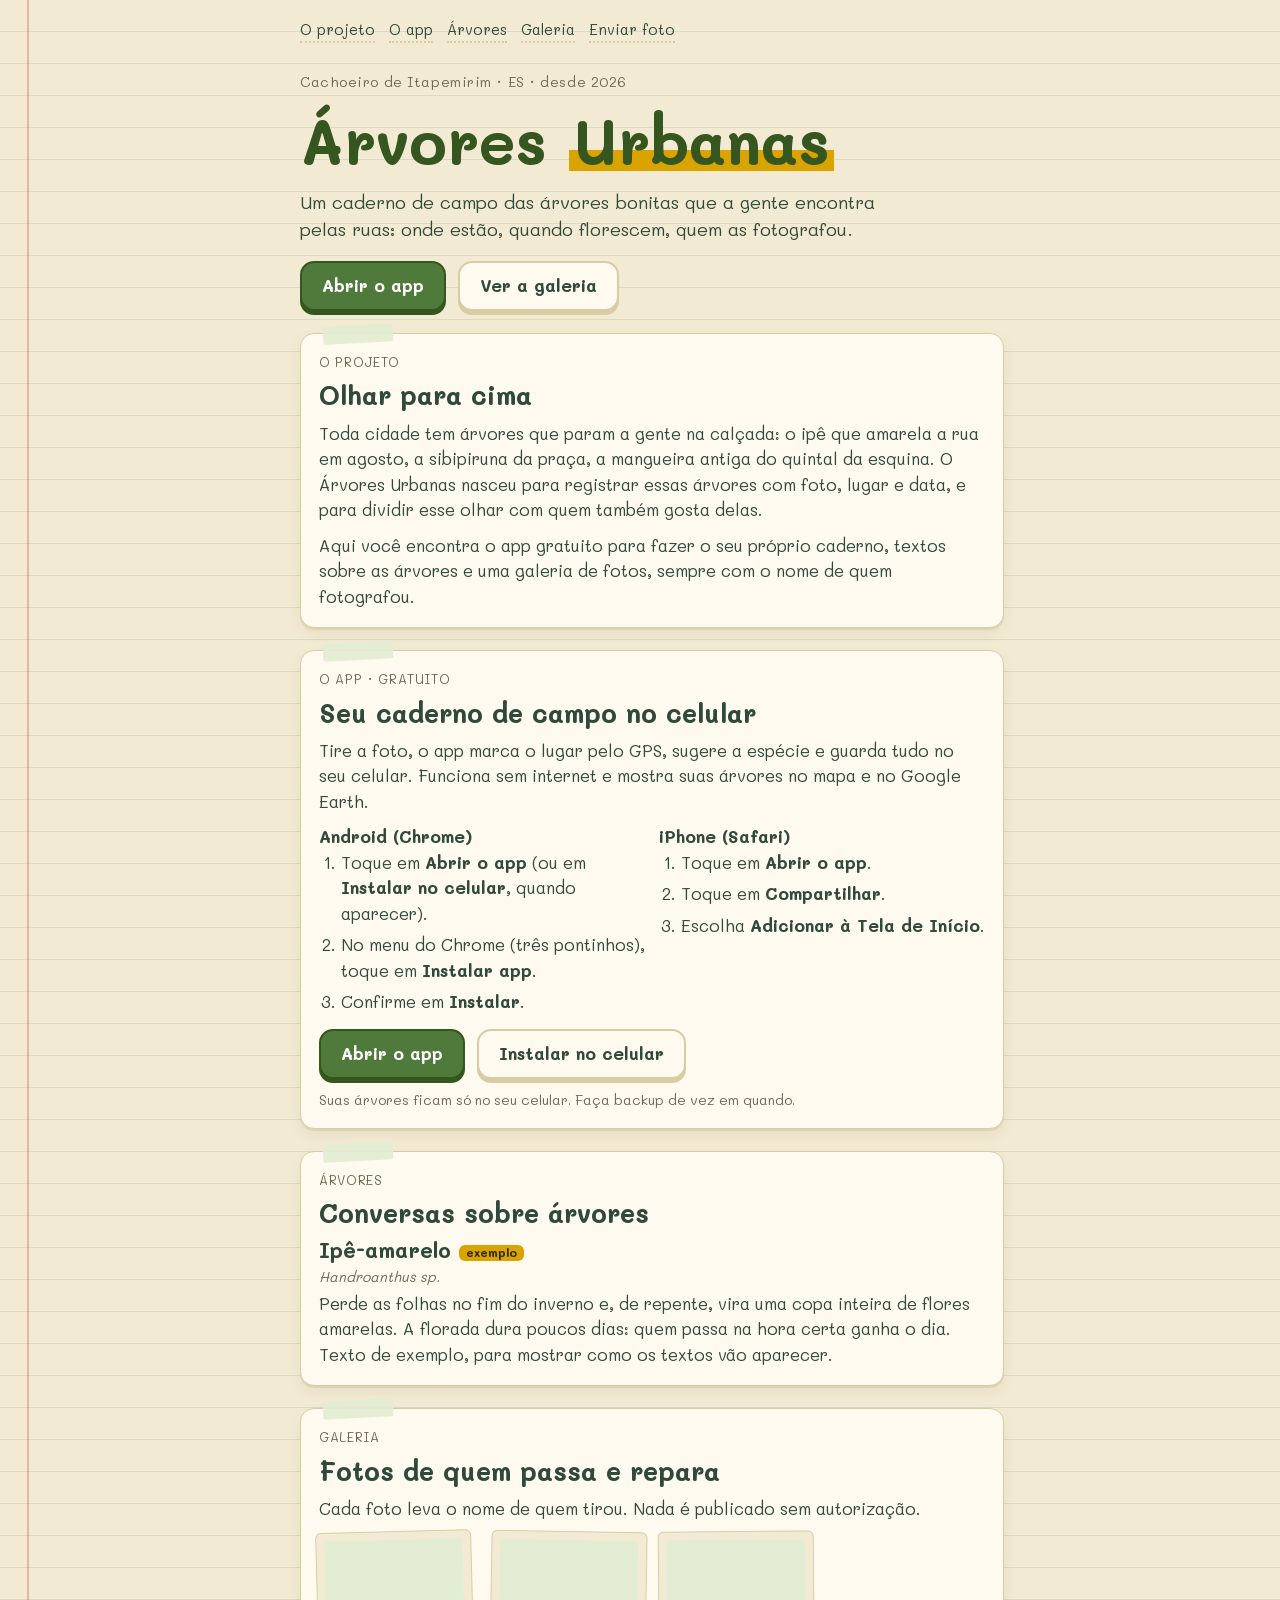
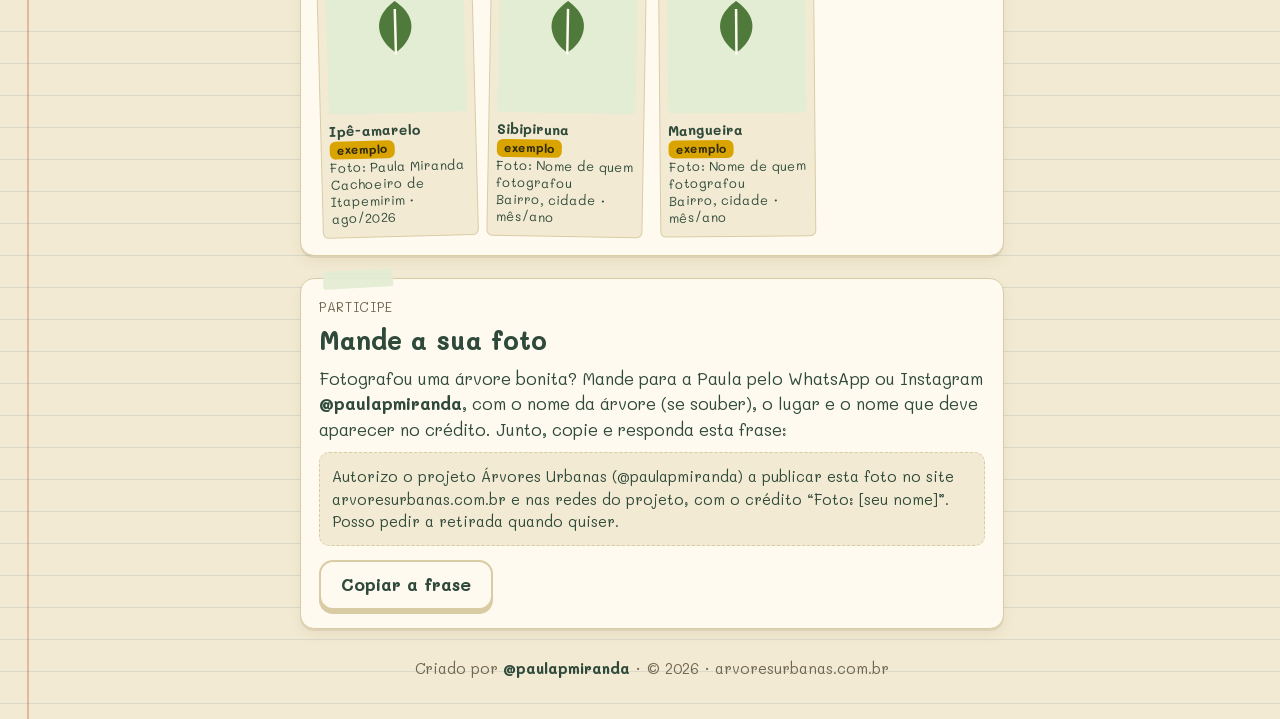
<file: index.html>
<!doctype html>
<html lang="pt-BR">
<head>
<meta charset="utf-8">
<meta name="viewport" content="width=device-width, initial-scale=1, viewport-fit=cover">
<script>
// Quem abre pelo ícone do app instalado vai direto para o app (o ícone antigo abria esta página).
(function () { try {
  var app = (window.matchMedia && matchMedia('(display-mode: standalone)').matches) || navigator.standalone;
  if (app && location.search.indexOf('site') < 0) location.replace('/app/' + location.hash);
} catch (e) {} })();
</script>
<title>Árvores Urbanas</title>
<meta name="description" content="Caderno de campo das árvores da cidade: app gratuito, textos sobre árvores e galeria de fotos com crédito de quem fotografou. Por @paulapmiranda.">
<meta name="theme-color" content="#4f7a3b">
<meta property="og:title" content="Árvores Urbanas">
<meta property="og:description" content="Caderno de campo das árvores da cidade. App gratuito, textos e galeria de fotos.">
<meta property="og:image" content="https://arvoresurbanas.com.br/app/icons/icon-512.png">
<link rel="manifest" href="manifest.webmanifest">
<link rel="icon" href="app/icons/icon-32.png" sizes="32x32">
<link rel="apple-touch-icon" href="app/icons/apple-touch-icon.png">
<link rel="stylesheet" href="site.css">
</head>
<body>
<div class="wrap">
  <nav aria-label="Seções">
    <a href="#projeto">O projeto</a><a href="#app">O app</a><a href="#arvores">Árvores</a><a href="#galeria">Galeria</a><a href="#enviar">Enviar foto</a>
  </nav>

  <header class="hero">
    <span class="eyebrow">Cachoeiro de Itapemirim · ES · desde 2026</span>
    <h1>Árvores <em>Urbanas</em></h1>
    <p>Um caderno de campo das árvores bonitas que a gente encontra pelas ruas: onde estão, quando florescem, quem as fotografou.</p>
    <div class="btns">
      <a class="btn" href="app/">Abrir o app</a>
      <a class="btn sec" href="#galeria">Ver a galeria</a>
    </div>
  </header>

  <section class="ficha" id="projeto">
    <span class="label">O projeto</span>
    <h2>Olhar para cima</h2>
    <p>Toda cidade tem árvores que param a gente na calçada: o ipê que amarela a rua em agosto, a sibipiruna da praça, a mangueira antiga do quintal da esquina. O Árvores Urbanas nasceu para registrar essas árvores com foto, lugar e data, e para dividir esse olhar com quem também gosta delas.</p>
    <p>Aqui você encontra o app gratuito para fazer o seu próprio caderno, textos sobre as árvores e uma galeria de fotos, sempre com o nome de quem fotografou.</p>
  </section>

  <section class="ficha" id="app">
    <span class="label">O app · gratuito</span>
    <h2>Seu caderno de campo no celular</h2>
    <p>Tire a foto, o app marca o lugar pelo GPS, sugere a espécie e guarda tudo no seu celular. Funciona sem internet e mostra suas árvores no mapa e no Google Earth.</p>
    <div class="duas">
      <div><b>Android (Chrome)</b>
        <ol class="passos"><li>Toque em <b>Abrir o app</b> (ou em <b>Instalar no celular</b>, quando aparecer).</li><li>No menu do Chrome (três pontinhos), toque em <b>Instalar app</b>.</li><li>Confirme em <b>Instalar</b>.</li></ol></div>
      <div><b>iPhone (Safari)</b>
        <ol class="passos"><li>Toque em <b>Abrir o app</b>.</li><li>Toque em <b>Compartilhar</b>.</li><li>Escolha <b>Adicionar à Tela de Início</b>.</li></ol></div>
    </div>
    <div class="btns"><a class="btn" href="app/">Abrir o app</a><button class="btn sec" id="instalar" type="button" hidden>Instalar no celular</button></div>
    <p class="nota">Suas árvores ficam só no seu celular. Faça backup de vez em quando.</p>
  </section>

  <section class="ficha" id="arvores">
    <span class="label">Árvores</span>
    <h2>Conversas sobre árvores</h2>
    <div class="arv" id="lista-arvores"></div>
  </section>

  <section class="ficha" id="galeria">
    <span class="label">Galeria</span>
    <h2>Fotos de quem passa e repara</h2>
    <p>Cada foto leva o nome de quem tirou. Nada é publicado sem autorização.</p>
    <div class="galeria" id="lista-fotos"></div>
  </section>

  <section class="ficha" id="enviar">
    <span class="label">Participe</span>
    <h2>Mande a sua foto</h2>
    <p>Fotografou uma árvore bonita? Mande para a Paula pelo WhatsApp ou Instagram <b>@paulapmiranda</b>, com o nome da árvore (se souber), o lugar e o nome que deve aparecer no crédito. Junto, copie e responda esta frase:</p>
    <div class="frase" id="frase">Autorizo o projeto Árvores Urbanas (@paulapmiranda) a publicar esta foto no site arvoresurbanas.com.br e nas redes do projeto, com o crédito “Foto: [seu nome]”. Posso pedir a retirada quando quiser.</div>
    <div class="btns"><button class="btn sec" id="copiar" type="button">Copiar a frase</button></div>
  </section>

  <footer>Criado por <b>@paulapmiranda</b> · © 2026 · arvoresurbanas.com.br</footer>
</div>

<noscript><p class="wrap">Textos e fotos precisam do JavaScript ligado no navegador.</p></noscript>
<script src="conteudo.js"></script>
<script src="site.js"></script>
</body>
</html>
</file>
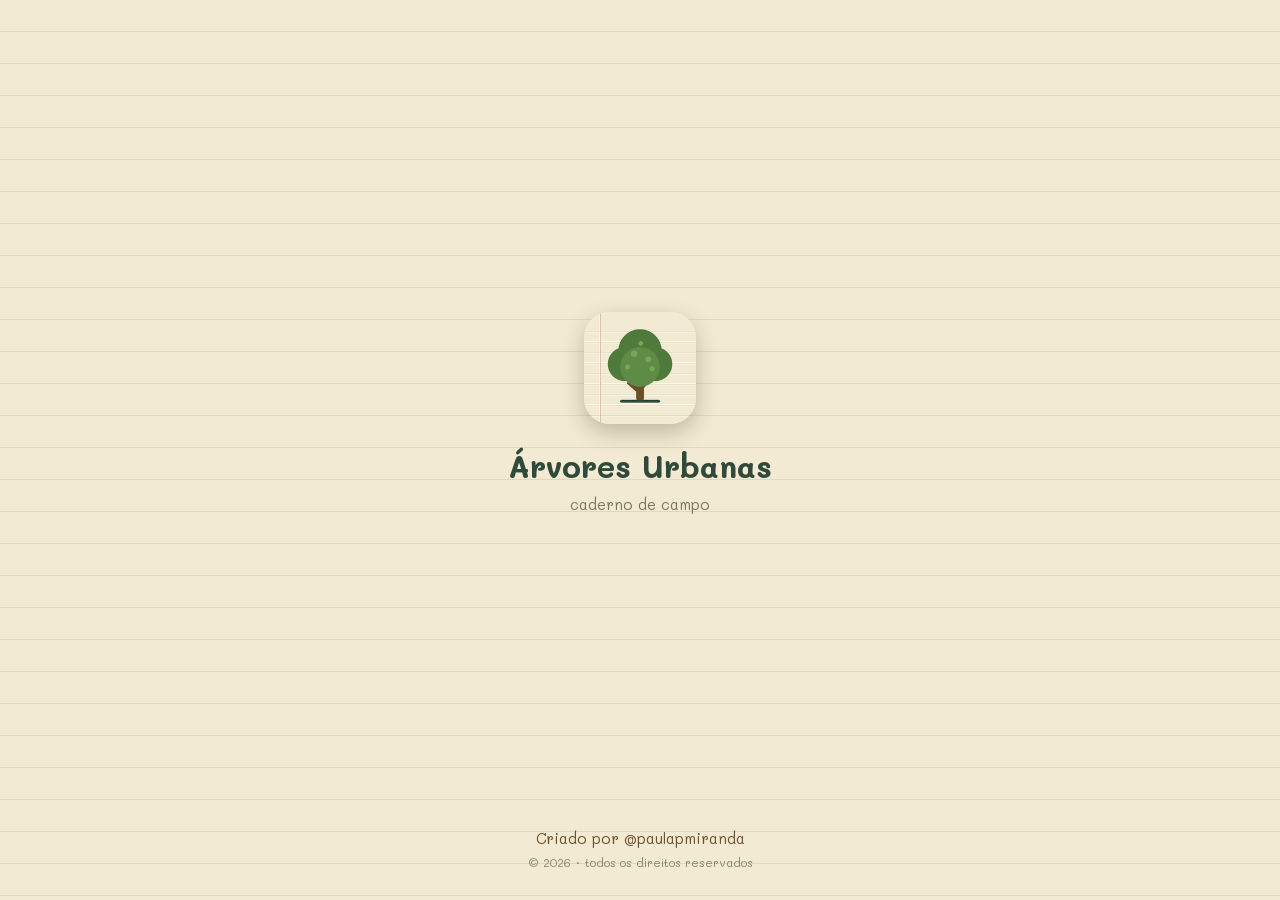
<file: app/index.html>
<!doctype html>
<html lang="pt-BR">
<head>
<meta charset="utf-8">
<meta name="viewport" content="width=device-width, initial-scale=1, viewport-fit=cover">
<title>Árvores Urbanas</title>
<meta name="description" content="Caderno de campo para registrar as árvores por onde você passa: foto, GPS, espécie e mapa no Google Earth.">
<meta name="theme-color" content="#4f7a3b">
<meta name="mobile-web-app-capable" content="yes">
<meta name="apple-mobile-web-app-capable" content="yes">
<meta name="apple-mobile-web-app-title" content="Árvores">
<meta name="apple-mobile-web-app-status-bar-style" content="default">
<link rel="manifest" href="../manifest.webmanifest">
<link rel="icon" href="icons/icon-32.png" sizes="32x32">
<link rel="apple-touch-icon" href="icons/apple-touch-icon.png">
<link rel="preload" href="fonts/Mali-Regular.ttf" as="font" type="font/ttf" crossorigin>
<link rel="preload" href="fonts/Mali-Bold.ttf" as="font" type="font/ttf" crossorigin>
<link rel="stylesheet" href="style.css">
</head>
<body>
<div id="splash" aria-hidden="true"><div class="sp-in"><img src="icons/icon-192.png" alt="" width="112" height="112"><div class="sp-name">Árvores Urbanas</div><div class="sp-sub">caderno de campo</div></div><div class="sp-credit">Criado por @paulapmiranda<br><small>© 2026 · todos os direitos reservados</small></div></div>
<div id="app"><div class="page"><div class="empty"><div class="big">Árvores Urbanas</div><p>Abrindo o caderno…</p></div></div></div>
<noscript><p style="padding:20px">Este app precisa do JavaScript ligado no navegador.</p></noscript>
<script>
(function () {
  var t0 = Date.now(), MIN = 3000, done = false;
  window.AC = window.AC || {};
  window.AC.hideSplash = function () {
    if (done) return; done = true;
    var left = Math.max(0, MIN - (Date.now() - t0));
    setTimeout(function () {
      var s = document.getElementById('splash'); if (!s) return;
      s.classList.add('off'); setTimeout(function () { if (s.parentNode) s.parentNode.removeChild(s); }, 500);
    }, left);
  };
  setTimeout(function () { window.AC.hideSplash(); }, 7000);
})();
</script>
<script src="geo.js"></script>
<script src="zip.js"></script>
<script src="db.js"></script>
<script src="ui.js"></script>
<script src="species.js"></script>
<script src="stamp.js"></script>
<script src="place.js"></script>
<script src="export.js"></script>
<script src="map.js"></script>
<script src="app.js"></script>
<script src="form.js"></script>
<script src="more.js"></script>
<script src="help.js"></script>
</body>
</html>
</file>
<file: site.css>
/* Árvores Urbanas — site (página inicial). O app mora em /app/. */
@font-face { font-family: "Mali"; font-weight: 400; font-style: normal; font-display: swap; src: url("app/fonts/Mali-Regular.ttf") format("truetype"); }
@font-face { font-family: "Mali"; font-weight: 600 700; font-style: normal; font-display: swap; src: url("app/fonts/Mali-Bold.ttf") format("truetype"); }
/* Layout: uma folha de caderno de campo, coluna única com margem vermelha; seções como fichas presas na página. */
:root {
  --paper: #f3ead3; --card: #fffaf0; --ink: #2f4a3a; --muted: #6f6650; --line: #d9cca4;
  --leaf: #4f7a3b; --leaf-d: #36561f; --leaf-l: #e3edd3; --margin: rgba(181,65,47,.30); --rule: rgba(70,110,130,.14);
  --flower: #d9a400; --on-leaf: #ffffff; --title: #36561f;
  color-scheme: light;
  --font: "Mali", "Segoe Print", "Comic Sans MS", system-ui, sans-serif;
}
 * { box-sizing: border-box }
body { margin: 0; font-family: var(--font); font-size: 17px; line-height: 1.5; color: var(--ink); background-color: var(--paper);
  background-image: linear-gradient(to right, transparent 0 27px, var(--margin) 27px 29px, transparent 29px),
    repeating-linear-gradient(to bottom, transparent 0 31px, var(--rule) 31px 32px); }
.wrap { max-width: 760px; margin: 0 auto; padding-block: 18px 40px;
  padding-left: max(40px, env(safe-area-inset-left, 0px)); padding-right: max(16px, env(safe-area-inset-right, 0px)); padding-top: calc(18px + env(safe-area-inset-top, 0px));
  display: flex; flex-direction: column; gap: 22px }
h1, h2, h3 { text-wrap: balance; margin: 0; line-height: 1.12 }
nav { display: flex; flex-wrap: wrap; gap: 6px 14px; font-size: 15px }
nav a { color: var(--ink); text-decoration: none; border-bottom: 2px dotted var(--line) }
nav a:hover, nav a:focus-visible { border-color: var(--leaf) }
.hero { display: grid; gap: 14px; padding-top: 6px }
.hero .eyebrow { font-size: 14px; color: var(--muted); letter-spacing: .04em }
.hero h1 { font-size: clamp(38px, 9vw, 62px); font-weight: 700; color: var(--title) }
.hero h1 em { font-style: normal; background: linear-gradient(transparent 62%, var(--flower) 62% 88%, transparent 88%); padding: 0 4px }
.hero p { margin: 0; max-width: 34em; font-size: 18px }
.btns { display: flex; flex-wrap: wrap; gap: 12px; margin-top: 4px }
.btn { display: inline-flex; align-items: center; gap: 8px; min-height: 50px; padding: 10px 20px; border-radius: 14px; border: 2px solid var(--leaf-d);
  background: var(--leaf); color: var(--on-leaf); font: inherit; font-weight: 700; text-decoration: none; box-shadow: 0 4px 0 var(--leaf-d); cursor: pointer }
.btn:active { transform: translateY(3px); box-shadow: 0 1px 0 var(--leaf-d) }
.btn.sec { background: var(--card); color: var(--ink); border-color: var(--line); box-shadow: 0 4px 0 var(--line) }
.btn:focus-visible, nav a:focus-visible, button:focus-visible { outline: 3px solid var(--flower); outline-offset: 2px }
.ficha { background: var(--card); border: 1.5px solid var(--line); border-radius: 14px; padding: 18px; position: relative;
  box-shadow: 0 2px 0 rgba(120,100,50,.12), 0 6px 14px rgba(90,70,20,.07); display: flex; flex-direction: column; gap: 10px; min-width: 0 }
.ficha::before { content: ""; position: absolute; top: -9px; left: 22px; width: 70px; height: 18px; background: var(--leaf-l); opacity: .9; transform: rotate(-3deg); border-radius: 2px }
.ficha h2 { font-size: 26px }
.ficha p { margin: 0 }
.label { font-size: 13px; color: var(--muted); letter-spacing: .05em; text-transform: uppercase }
ol.passos { margin: 0; padding-left: 22px; display: grid; gap: 6px }
.duas { display: grid; grid-template-columns: repeat(auto-fit, minmax(240px, 1fr)); gap: 14px }
.duas > div { min-width: 0 }
.arv { display: grid; gap: 14px }
.arv article { border-top: 1.5px dashed var(--line); padding-top: 12px; display: grid; gap: 4px }
.arv article:first-child { border-top: 0; padding-top: 0 }
.arv h3 { font-size: 21px }
.arv .cient { font-size: 14px; color: var(--muted); font-style: italic }
.galeria { display: grid; grid-template-columns: repeat(auto-fill, minmax(150px, 1fr)); gap: 14px }
figure { margin: 0; background: var(--paper); border: 1.5px solid var(--line); border-radius: 6px; padding: 8px 8px 10px; transform: rotate(var(--r, 0deg)) }
figure .foto { aspect-ratio: 4/5; max-width: 100%; border-radius: 3px; background: var(--leaf-l); display: grid; place-items: center }
figure .foto svg { width: 46%; height: auto }
figcaption { font-size: 13px; line-height: 1.3; margin-top: 8px }
figcaption b { display: block; font-size: 14px }
.exemplo { display: inline-block; font-size: 12px; background: var(--flower); color: #2f2a10; border-radius: 6px; padding: 1px 7px; vertical-align: middle }
.frase { background: var(--paper); border: 1.5px dashed var(--line); border-radius: 10px; padding: 12px; font-size: 15px }
footer { text-align: center; font-size: 15px; color: var(--muted); padding-top: 6px }
footer b { color: var(--ink) }
@media (prefers-reduced-motion: reduce) { * { transition: none !important } }
figure img { display: block; width: 100%; aspect-ratio: 4/5; object-fit: cover; border-radius: 3px }
.nota { font-size: 14px; color: var(--muted) }
</file>
<file: app/style.css>
/* Árvores Urbanas — visual de caderno de campo */
@font-face { font-family: "Mali"; font-weight: 400; font-style: normal; font-display: block; src: url("fonts/Mali-Regular.ttf") format("truetype"); }
@font-face { font-family: "Mali"; font-weight: 500 700; font-style: normal; font-display: block; src: url("fonts/Mali-Bold.ttf") format("truetype"); }
:root {
  --ink: #2f4a3a; --leaf: #4f7a3b; --leaf-d: #36561f; --leaf-l: #e3edd3;
  --paper: #f3ead3; --card: #fffaf0; --line: #d9cca4; --sepia: #6b4f2a; --muted: #7d7358;
  --red: #b5412f; --red-d: #8a2e20; --hl: #f3d36b; --gold: #d9a400; --blue: #3f6f8a;
  --font: "Mali", "Segoe Print", system-ui, sans-serif; /* uma única fonte, embutida no app */
  --hand: var(--font);
  --serif: var(--font);
  --sans: var(--font);
  --safe-b: env(safe-area-inset-bottom, 0px);
  color-scheme: light;
}
* { box-sizing: border-box; -webkit-tap-highlight-color: transparent; }
html, body { margin: 0; padding: 0; }
body {
  font-family: var(--serif); font-size: 16px; line-height: 1.4; color: var(--ink);
  background-color: var(--paper);
  background-image: linear-gradient(to right, transparent 0 27px, rgba(181, 65, 47, .28) 27px 29px, transparent 29px),
    repeating-linear-gradient(to bottom, transparent 0 31px, rgba(70, 110, 130, .13) 31px 32px);
  background-attachment: local; min-height: 100vh;
}
body.noscroll { overflow: hidden; }
button, input, select, textarea { font: inherit; color: inherit; }
button { cursor: pointer; }
.ic { width: 22px; height: 22px; flex: none; vertical-align: middle; }
.hidden { display: none !important; }

/* ---------- barra do topo ---------- */
.top { position: sticky; top: 0; z-index: 20; display: flex; align-items: center; gap: 6px; padding: 8px 10px 8px 8px; min-height: 58px;
  background: rgba(243, 234, 211, .96); backdrop-filter: blur(4px); border-bottom: 2px solid var(--line); }
.top h1 { flex: 1; margin: 0; font-family: var(--hand); font-size: 25px; font-weight: 700; line-height: 1.05; color: var(--ink); min-width: 0; overflow: hidden; text-overflow: ellipsis; white-space: nowrap; }
.top h1 small { display: block; font-family: var(--serif); font-size: 12.5px; font-weight: 400; color: var(--muted); }
.ibtn { width: 46px; height: 46px; border-radius: 14px; border: 0; background: transparent; display: grid; place-items: center; color: var(--ink); }
.ibtn:active { background: rgba(0, 0, 0, .08); }
.ibtn.on { color: var(--gold); }
.page { padding: 12px 14px calc(110px + var(--safe-b)); max-width: 720px; margin: 0 auto; }

/* ---------- botões ---------- */
.btn { display: inline-flex; align-items: center; justify-content: center; gap: 8px; min-height: 48px; padding: 10px 18px; border-radius: 14px; border: 2px solid var(--leaf-d);
  background: var(--leaf); color: #fff; font-family: var(--sans); font-weight: 700; font-size: 15.5px; box-shadow: 0 4px 0 var(--leaf-d); transition: transform .05s, box-shadow .05s; text-align: center; }
.btn:active { transform: translateY(3px); box-shadow: 0 1px 0 var(--leaf-d); }
.btn.sec { background: var(--card); color: var(--ink); border-color: var(--line); box-shadow: 0 4px 0 var(--line); }
.btn.sec:active { box-shadow: 0 1px 0 var(--line); }
.btn.ghost { background: transparent; color: var(--ink); border-color: transparent; box-shadow: none; }
.btn.danger { background: var(--red); border-color: var(--red-d); box-shadow: 0 4px 0 var(--red-d); }
.btn.danger:active { box-shadow: 0 1px 0 var(--red-d); }
.btn.sm { min-height: 40px; padding: 6px 12px; font-size: 14px; border-radius: 12px; box-shadow: 0 3px 0 var(--leaf-d); }
.btn.sm.sec { box-shadow: 0 3px 0 var(--line); }
.btn.block { display: flex; width: 100%; }
.btn[disabled] { opacity: .5; pointer-events: none; }
.row-btns { display: flex; gap: 10px; margin-top: 14px; flex-wrap: wrap; }
.row-btns .btn { flex: 1 1 140px; }
.fab { position: fixed; left: 50%; transform: translateX(-50%); bottom: calc(18px + var(--safe-b)); z-index: 30; font-size: 17px; padding: 12px 26px; border-radius: 20px; box-shadow: 0 5px 0 var(--leaf-d), 0 10px 22px rgba(0, 0, 0, .22); }
.fab:active { transform: translateX(-50%) translateY(3px); box-shadow: 0 2px 0 var(--leaf-d); }

/* ---------- fichas (cartões de papel) ---------- */
.card { position: relative; background: var(--card); border: 1.5px solid var(--line); border-radius: 14px; padding: 14px 14px; margin: 0 0 12px; box-shadow: 0 2px 0 rgba(120, 100, 50, .12), 0 6px 14px rgba(90, 70, 20, .07); }
.card h2, .card h3 { margin: 0 0 8px; font-family: var(--hand); font-size: 20px; line-height: 1.1; color: var(--ink); }
.card h3 { font-size: 22px; }
.note { color: var(--muted); font-size: 14px; margin: 6px 0; }
.note.warn { color: var(--red-d); }
.tape::before { content: ""; position: absolute; top: -9px; left: 50%; width: 74px; height: 20px; margin-left: -37px; background: rgba(243, 211, 107, .7); transform: rotate(-2deg); border-radius: 2px; }
.banner { display: flex; gap: 10px; align-items: flex-start; background: #fff3c9; border: 1.5px solid #e6cf7a; border-radius: 12px; padding: 10px 12px; margin: 0 0 12px; font-size: 14.5px; }
.banner .ic { color: var(--sepia); margin-top: 2px; }
.banner .b-txt { flex: 1; }
.banner .b-act { display: flex; gap: 8px; margin-top: 8px; flex-wrap: wrap; }
.banner.leafy { background: var(--leaf-l); border-color: #b9d3a0; }

/* ---------- início: cidades ---------- */
.searchbox { display: flex; align-items: center; gap: 8px; background: var(--card); border: 2px solid var(--line); border-radius: 14px; padding: 0 12px; margin: 0 0 12px; }
.searchbox input { flex: 1; border: 0; background: transparent; min-height: 46px; outline: none; font-size: 16px; min-width: 0; }
.searchbox .ic { color: var(--muted); }
.cities { display: grid; gap: 10px; }
.city { display: flex; align-items: center; gap: 12px; width: 100%; text-align: left; background: var(--card); border: 1.5px solid var(--line); border-left: 8px solid var(--leaf); border-radius: 12px; padding: 12px 14px; box-shadow: 0 3px 0 rgba(120, 100, 50, .14); }
.city:active { transform: translateY(2px); box-shadow: 0 1px 0 rgba(120, 100, 50, .14); }
.city.pend { border-left-color: var(--hl); background: #fff8dc; }
.city .c-name { font-family: var(--hand); font-size: 19px; font-weight: 700; line-height: 1.05; flex: 1; min-width: 0; }
.city .c-name small { display: block; font-family: var(--serif); font-weight: 400; font-size: 12.5px; color: var(--muted); }
.city .c-n { font-family: var(--hand); font-size: 26px; font-weight: 700; color: var(--leaf-d); min-width: 38px; text-align: right; }
.empty { text-align: center; padding: 34px 18px; color: var(--muted); }
.empty .big { font-family: var(--hand); font-size: 24px; color: var(--ink); margin-bottom: 6px; }
.empty .ic { width: 54px; height: 54px; color: var(--leaf); margin-bottom: 8px; }

/* ---------- lista de árvores ---------- */
.seg { display: flex; background: rgba(120, 100, 50, .12); border-radius: 14px; padding: 4px; margin: 0 0 12px; gap: 4px; }
.seg button { flex: 1; border: 0; background: transparent; border-radius: 11px; min-height: 42px; font-family: var(--sans); font-weight: 700; font-size: 14.5px; color: var(--muted); display: flex; align-items: center; justify-content: center; gap: 6px; }
.seg button.on { background: var(--card); color: var(--ink); box-shadow: 0 1px 3px rgba(0, 0, 0, .18); }
.chips { display: flex; gap: 8px; overflow-x: auto; padding: 2px 0 10px; margin: 0 -14px; padding-left: 14px; padding-right: 14px; scrollbar-width: none; }
.chips::-webkit-scrollbar { display: none; }
.chip { flex: none; display: inline-flex; align-items: center; gap: 6px; min-height: 38px; padding: 4px 13px; border-radius: 999px; border: 1.5px solid var(--line); background: var(--card); font-family: var(--sans); font-size: 14px; font-weight: 600; color: var(--ink); }
.chip.on { background: var(--leaf); border-color: var(--leaf-d); color: #fff; }
.chip .ic { width: 17px; height: 17px; }
.sel { min-height: 42px; border: 1.5px solid var(--line); border-radius: 12px; background: var(--card); padding: 0 10px; max-width: 100%; font-family: var(--sans); font-size: 14px; }
.filters-row { display: flex; gap: 8px; margin: 0 0 10px; flex-wrap: wrap; }
.filters-row .sel { flex: 1 1 140px; }
.count-line { font-size: 14px; color: var(--muted); margin: 0 2px 8px; }
.trees { display: grid; gap: 10px; }
.titem { display: flex; gap: 12px; align-items: center; width: 100%; text-align: left; background: var(--card); border: 1.5px solid var(--line); border-radius: 14px; padding: 8px; box-shadow: 0 2px 0 rgba(120, 100, 50, .12); }
.titem:active { background: #fff3d6; }
.thumb { width: 68px; height: 68px; border-radius: 10px; object-fit: cover; background: var(--leaf-l); flex: none; display: grid; place-items: center; color: var(--leaf); overflow: hidden; border: 1px solid var(--line); }
.thumb img { width: 100%; height: 100%; object-fit: cover; display: block; }
.titem .t-main { flex: 1; min-width: 0; }
.titem .t-name { font-family: var(--hand); font-size: 18px; font-weight: 700; line-height: 1.05; display: flex; align-items: center; gap: 6px; }
.titem .t-name .nm { overflow: hidden; text-overflow: ellipsis; white-space: nowrap; }
.titem .t-name .st { color: var(--gold); flex: none; }
.titem .t-name .st .ic { width: 18px; height: 18px; }
.titem .t-sub { font-size: 13.5px; color: var(--muted); overflow: hidden; text-overflow: ellipsis; white-space: nowrap; }
.badges { display: flex; flex-wrap: wrap; gap: 5px; margin-top: 4px; }
.badge { font-family: var(--sans); font-size: 11.5px; font-weight: 700; padding: 2px 8px; border-radius: 999px; background: #ebe3c8; color: var(--sepia); }
.badge.nat { background: #d8ead0; color: #2d5a1e; }
.badge.exo { background: #f3dcc4; color: #7b4a15; }
.badge.fru { background: #fbd9d2; color: #8a2e20; }
.badge.warn { background: #ffe6a8; color: #7a5200; }
.badge.cf { outline: 1.5px dashed currentColor; background: transparent; }

/* ---------- detalhe ---------- */
.hero { width: 100%; aspect-ratio: 4 / 3; border-radius: 14px; overflow: hidden; background: #cfd9c0; border: 1.5px solid var(--line); display: block; padding: 0; position: relative; }
.hero img { width: 100%; height: 100%; object-fit: cover; display: block; }
.hero .cnt { position: absolute; right: 8px; top: 8px; background: rgba(0, 0, 0, .55); color: #fff; font-family: var(--sans); font-size: 12px; padding: 3px 9px; border-radius: 999px; }
.sci { font-style: italic; color: var(--sepia); margin: -4px 0 6px; }
.kv { display: grid; grid-template-columns: 112px 1fr; gap: 6px 10px; font-size: 15px; margin: 0; }
.kv dt { color: var(--muted); font-family: var(--sans); font-size: 13px; padding-top: 2px; }
.kv dd { margin: 0; word-break: break-word; }
.mono { font-family: var(--font); font-variant-numeric: tabular-nums; font-size: 15px; letter-spacing: .2px; }
.actions { display: grid; grid-template-columns: 1fr 1fr; gap: 10px; margin: 0 0 12px; }
.actions .btn { min-height: 52px; }
.actions .full { grid-column: 1 / -1; }
.visit { border-left: 4px solid var(--leaf); padding: 2px 0 2px 12px; margin: 0 0 14px; }
.visit h4 { margin: 0 0 6px; font-family: var(--hand); font-size: 17px; }
.pgrid { display: grid; grid-template-columns: repeat(3, 1fr); gap: 8px; }
.pgrid .p { position: relative; aspect-ratio: 1; border-radius: 10px; overflow: hidden; border: 1.5px solid var(--line); background: #dfe7d2; padding: 0; }
.pgrid .p img { width: 100%; height: 100%; object-fit: cover; display: block; }
.pgrid .p span { position: absolute; left: 0; right: 0; bottom: 0; background: rgba(0, 0, 0, .55); color: #fff; font-family: var(--sans); font-size: 11px; padding: 2px 6px; text-align: center; }

/* ---------- formulário ---------- */
.f-sec { margin: 0 0 14px; }
.f-sec > h3 { margin: 0 0 8px; }
.lbl { display: block; font-family: var(--sans); font-size: 13px; font-weight: 700; color: var(--sepia); margin: 10px 0 4px; }
.inp, textarea.inp, select.inp { width: 100%; min-height: 48px; border: 2px solid var(--line); border-radius: 12px; background: #fffdf6; padding: 8px 12px; font-size: 16px; outline: none; appearance: none; -webkit-appearance: none; }
select.inp { background-image: linear-gradient(45deg, transparent 50%, var(--sepia) 50%), linear-gradient(135deg, var(--sepia) 50%, transparent 50%); background-position: calc(100% - 20px) 21px, calc(100% - 14px) 21px; background-size: 6px 6px; background-repeat: no-repeat; padding-right: 36px; }
.inp:focus { border-color: var(--leaf); box-shadow: 0 0 0 3px rgba(79, 122, 59, .2); }
textarea.inp { min-height: 90px; resize: vertical; }
.grid2 { display: grid; grid-template-columns: 1fr 1fr; gap: 10px; }
.grid3 { display: grid; grid-template-columns: repeat(3, 1fr); gap: 8px; }
.sugg { margin-top: 6px; border: 1.5px solid var(--line); border-radius: 12px; overflow: hidden; background: #fffdf6; }
.sugg button { display: block; width: 100%; text-align: left; border: 0; border-bottom: 1px solid var(--line); background: transparent; padding: 10px 12px; min-height: 48px; }
.sugg button:last-child { border-bottom: 0; }
.sugg button:active { background: var(--leaf-l); }
.sugg small { display: block; color: var(--muted); font-style: italic; }
.togrow { display: flex; align-items: center; gap: 12px; padding: 8px 0; min-height: 50px; }
.togrow .tg-t { flex: 1; font-size: 16px; }
.togrow .tg-t small { display: block; color: var(--muted); font-size: 13px; }
.sw { position: relative; flex: none; width: 52px; height: 32px; border-radius: 16px; background: #c3bfae; border: 0; padding: 0; transition: background .15s; }
.sw::after { content: ""; position: absolute; top: 3px; left: 3px; width: 26px; height: 26px; border-radius: 50%; background: #fff; box-shadow: 0 1px 3px rgba(0, 0, 0, .35); transition: transform .15s; }
.sw.on { background: var(--leaf); }
.sw.on::after { transform: translateX(20px); }
.sw[disabled] { opacity: .45; }
.ph-edit { display: grid; grid-template-columns: repeat(2, 1fr); gap: 10px; margin-top: 10px; }
.ph-edit .pe { position: relative; border: 1.5px solid var(--line); border-radius: 12px; overflow: hidden; background: #fffdf6; }
.ph-edit .pe img { display: block; width: 100%; aspect-ratio: 4 / 3; object-fit: cover; background: #dfe7d2; }
.ph-edit .pe select { width: 100%; border: 0; border-top: 1.5px solid var(--line); min-height: 42px; background: #fffdf6; padding: 0 8px; font-family: var(--sans); font-size: 14px; }
.ph-edit .pe .rm { position: absolute; top: 6px; right: 6px; width: 38px; height: 38px; border-radius: 50%; border: 0; background: rgba(0, 0, 0, .6); color: #fff; display: grid; place-items: center; }
.ph-edit .pe .zoom { position: absolute; inset: 0 0 42px 0; border: 0; background: transparent; }
.loc-line { display: flex; gap: 8px; align-items: flex-start; font-size: 15px; margin: 4px 0; }
.loc-line .ic { color: var(--leaf); margin-top: 1px; }
.accpill { font-family: var(--sans); font-size: 12px; font-weight: 700; padding: 2px 8px; border-radius: 999px; background: var(--leaf-l); color: var(--leaf-d); }
.accpill.bad { background: #ffe0d9; color: var(--red-d); }
.savebar { position: sticky; bottom: 0; z-index: 25; margin: 0 -14px; padding: 10px 14px calc(10px + var(--safe-b)); background: linear-gradient(to top, var(--paper) 70%, rgba(243, 234, 211, 0)); display: flex; align-items: center; gap: 10px; }
.savebar .saved { flex: 1; font-family: var(--sans); font-size: 13px; color: var(--muted); display: flex; align-items: center; gap: 6px; }
.savebar .saved .ic { width: 18px; height: 18px; color: var(--leaf); }
.savebar .btn { flex: 1.3; }

/* ---------- estatísticas ---------- */
.tiles { display: grid; grid-template-columns: repeat(2, 1fr); gap: 10px; margin: 0 0 12px; }
.tile { background: var(--card); border: 1.5px solid var(--line); border-radius: 14px; padding: 10px 12px; box-shadow: 0 3px 0 rgba(120, 100, 50, .12); }
.tile .n { font-family: var(--hand); font-size: 30px; font-weight: 700; line-height: 1; color: var(--leaf-d); }
.tile .l { font-family: var(--sans); font-size: 12.5px; color: var(--muted); margin-top: 2px; }
.bars { display: grid; gap: 8px; }
.bar .b-h { display: flex; justify-content: space-between; gap: 10px; font-size: 14.5px; }
.bar .b-h span:first-child { overflow: hidden; text-overflow: ellipsis; white-space: nowrap; }
.bar .b-h b { font-family: var(--sans); }
.bar .b-t { height: 12px; background: #e7dfc3; border-radius: 6px; overflow: hidden; margin-top: 3px; }
.bar .b-t i { display: block; height: 100%; background: var(--leaf); border-radius: 6px; }
.bar small { color: var(--muted); font-size: 12.5px; }
.stack { display: flex; height: 18px; border-radius: 9px; overflow: hidden; background: #e7dfc3; }
.stack i { display: block; height: 100%; }
.legend { display: flex; flex-wrap: wrap; gap: 4px 14px; font-size: 13.5px; margin-top: 6px; }
.legend i { display: inline-block; width: 11px; height: 11px; border-radius: 3px; margin-right: 5px; vertical-align: -1px; }

/* ---------- mapa ---------- */
.mapbox { height: 62vh; min-height: 340px; border-radius: 14px; border: 2px solid var(--line); overflow: hidden; }
.smap { position: relative; overflow: hidden; background: #e8e2cf; touch-action: none; user-select: none; -webkit-user-select: none; }
.sm-tiles, .sm-marks { position: absolute; inset: 0; }
.sm-tile { position: absolute; left: 0; top: 0; width: 256px; height: 256px; max-width: none; opacity: 0; transition: opacity .2s; }
.sm-tile.ok { opacity: 1; }
.sm-mk { position: absolute; left: -12px; top: -12px; width: 24px; height: 24px; border-radius: 50%; border: 3px solid #fff; background: var(--leaf); box-shadow: 0 1px 5px rgba(0, 0, 0, .5); padding: 0; }
.sm-mk.fav { background: var(--gold); width: 28px; height: 28px; left: -14px; top: -14px; }
.sm-mk.unk { background: #9aa79a; }
.sm-me { position: absolute; left: -9px; top: -9px; width: 18px; height: 18px; border-radius: 50%; background: #2f7be5; border: 3px solid #fff; box-shadow: 0 0 0 6px rgba(47, 123, 229, .25); }
.sm-cross { position: absolute; left: 50%; top: 50%; width: 34px; height: 34px; margin: -17px 0 0 -17px; pointer-events: none; }
.sm-cross::before, .sm-cross::after { content: ""; position: absolute; background: var(--red); }
.sm-cross::before { left: 16px; top: 0; width: 3px; height: 34px; }
.sm-cross::after { top: 16px; left: 0; height: 3px; width: 34px; }
.sm-ctl { position: absolute; right: 10px; top: 10px; display: grid; gap: 6px; z-index: 5; }
.sm-ctl button { width: 44px; height: 44px; border-radius: 12px; border: 1.5px solid var(--line); background: #fffdf6; font-size: 24px; font-family: var(--sans); font-weight: 700; box-shadow: 0 2px 5px rgba(0, 0, 0, .25); }
.sm-attr { position: absolute; right: 4px; bottom: 2px; font-family: var(--sans); font-size: 10.5px; color: #333; background: rgba(255, 255, 255, .75); padding: 1px 5px; border-radius: 4px; }
.sm-off { position: absolute; left: 10px; right: 64px; bottom: 22px; background: rgba(255, 243, 201, .95); border: 1.5px solid #e6cf7a; border-radius: 10px; padding: 6px 10px; font-size: 13px; z-index: 4; }
.mapcard { margin-top: 10px; }

/* ---------- folhas e avisos ---------- */
.sheet-wrap { position: fixed; inset: 0; z-index: 100; display: flex; align-items: flex-end; justify-content: center; }
.sheet-bg { position: absolute; inset: 0; background: rgba(30, 25, 10, .5); opacity: 0; transition: opacity .18s; }
.sheet { position: relative; width: 100%; max-width: 640px; max-height: 92vh; overflow-y: auto; background: var(--paper); border-radius: 22px 22px 0 0; border-top: 3px solid var(--line); transform: translateY(100%); transition: transform .2s ease-out; padding: 6px 16px calc(18px + var(--safe-b)); -webkit-overflow-scrolling: touch; }
.sheet::before { content: ""; display: block; width: 44px; height: 5px; border-radius: 3px; background: var(--line); margin: 6px auto 12px; }
.sheet-wrap.on .sheet-bg { opacity: 1; }
.sheet-wrap.on .sheet { transform: translateY(0); }
.sheet-wrap.full .sheet { height: 94vh; max-height: 94vh; }
.sheet h3 { margin: 0 0 6px; font-family: var(--hand); font-size: 21px; }
.menu { display: grid; gap: 8px; margin-top: 8px; }
.menu .btn { justify-content: flex-start; text-align: left; font-weight: 600; }
.menu .btn small { display: block; font-weight: 400; opacity: .85; font-size: 12.5px; }
.menu .btn .m-t { flex: 1; }
.prog-bar { height: 16px; border-radius: 8px; background: #e0d6b6; overflow: hidden; margin: 14px 0 6px; }
.prog-bar i { display: block; height: 100%; background: var(--leaf); transition: width .15s; }
#toast { position: fixed; left: 50%; bottom: calc(100px + var(--safe-b)); transform: translate(-50%, 16px); z-index: 200; max-width: 88vw; background: #2c2a22; color: #fff; padding: 11px 16px; border-radius: 12px; font-family: var(--sans); font-size: 14.5px; opacity: 0; pointer-events: none; transition: opacity .2s, transform .2s; text-align: center; }
#toast.on { opacity: 1; transform: translate(-50%, 0); }
a.btn { text-decoration: none; }
body:has(.savebar) #toast { bottom: calc(150px + var(--safe-b)); }
.top h1.long { font-size: 24px; white-space: normal; line-height: 1; }
.viewer { position: fixed; inset: 0; z-index: 150; background: #111; display: flex; flex-direction: column; }
.viewer .v-top { display: flex; align-items: center; gap: 6px; padding: 8px; color: #fff; }
.viewer .v-top .ibtn { color: #fff; }
.viewer .v-top .v-t { flex: 1; font-family: var(--sans); font-size: 14px; }
.viewer .v-img { flex: 1; min-height: 0; position: relative; overflow: hidden; }
.viewer .v-img img { position: absolute; inset: 0; width: 100%; height: 100%; object-fit: contain; }
.viewer .v-bot { display: flex; gap: 8px; padding: 10px 10px calc(10px + var(--safe-b)); flex-wrap: wrap; }
.viewer .v-bot .btn { flex: 1 1 130px; min-height: 44px; }

/* ---------- impressão / PDF ---------- */
#printArea { display: none; }
@media print {
  body { background: #fff; color: #000; }
  body > *:not(#printArea) { display: none !important; }
  #printArea { display: block; font-family: var(--serif); font-size: 12pt; }
  #printArea h1 { font-family: var(--hand); font-size: 26pt; margin: 0 0 2pt; color: #2f4a3a; }
  #printArea h2 { font-size: 14pt; margin: 10pt 0 4pt; color: #2f4a3a; border-bottom: 1pt solid #bbb; }
  #printArea .sub { color: #555; margin: 0 0 8pt; }
  #printArea table { width: 100%; border-collapse: collapse; font-size: 10pt; }
  #printArea td, #printArea th { border-bottom: .5pt solid #ccc; padding: 3pt 4pt; text-align: left; vertical-align: top; }
  #printArea .pp { display: grid; grid-template-columns: 1fr 1fr; gap: 6pt; }
  #printArea .pp figure { margin: 0; break-inside: avoid; }
  #printArea .pp img { width: 100%; height: auto; display: block; }
  #printArea .pp figcaption { font-size: 9pt; color: #555; }
  #printArea .tree { break-inside: avoid; page-break-inside: avoid; margin-bottom: 14pt; }
  #printArea .foot { margin-top: 14pt; font-size: 9pt; color: #777; }
  #printArea img.th { width: 46pt; height: 46pt; object-fit: cover; }
  @page { size: A4; margin: 14mm; }
}

.chips.wrap { flex-wrap: wrap; overflow: visible; margin: 0; padding: 2px 0 6px; }
.lbl small { font-weight: 400; color: var(--muted); }
#printArea svg.croqui { width: 100%; height: auto; border: .5pt solid #bbb; }
#printArea .grid2 { display: grid; grid-template-columns: 1fr 1fr; gap: 10pt; }

#splash { position: fixed; inset: 0; z-index: 999; background-color: #f3ead3; display: flex; flex-direction: column; align-items: center; justify-content: space-between; padding: 0 0 calc(28px + env(safe-area-inset-bottom, 0px)); transition: opacity .45s ease; background-image: repeating-linear-gradient(transparent 0 31px, rgba(150, 130, 80, .18) 31px 32px); }
#splash.off { opacity: 0; pointer-events: none; }
#splash .sp-in { flex: 1; display: flex; flex-direction: column; align-items: center; justify-content: center; gap: 6px; animation: spIn .9s ease both; }
#splash img { border-radius: 26px; box-shadow: 0 8px 22px rgba(60, 50, 20, .28); margin-bottom: 14px; }
#splash .sp-name { font-family: var(--font, sans-serif); font-weight: 700; font-size: 31px; color: #2f4a3a; }
#splash .sp-sub { font-family: var(--font, sans-serif); font-size: 15px; color: #7d7358; }
#splash .sp-credit { font-family: var(--font, sans-serif); font-size: 15px; color: #6b4f2a; text-align: center; line-height: 1.5; animation: spIn 1.2s .5s ease both; }
#splash .sp-credit small { font-size: 12px; color: #8b8165; }
@keyframes spIn { from { opacity: 0; transform: translateY(8px); } to { opacity: 1; transform: none; } }
.credit { text-align: center; font-size: 12.5px; color: var(--muted); margin: 26px 0 90px; }

.bk-line { display: flex; align-items: center; gap: 8px; width: 100%; margin: 0 0 10px; padding: 8px 12px; border: 1.5px dashed var(--line); border-radius: 12px; background: rgba(255, 250, 240, .7); color: var(--muted); font-family: var(--font); font-size: 13px; text-align: left; }
.bk-line svg { width: 18px; height: 18px; flex: none; }
.bk-line span { flex: 1; }
.bk-line b { color: var(--leaf-d); }
.banner.warn { border-color: var(--red); background: #fbe9e1; }

/* ---- Como usar (mapa mental) ---- */
.hp-center { text-align: center; background: #2f4a3a; color: #fff; border-radius: 22px; padding: 14px 10px; margin: 0 0 12px; }
.hp-center b { display: block; font-family: var(--font); font-size: 22px; }
.hp-center small { opacity: .8; }
.hp-grid { display: grid; grid-template-columns: 1fr; gap: 10px; }
.hp-b { background: var(--card); border-left: 8px solid var(--bc); border-radius: 14px; padding: 10px 12px; margin-bottom: 10px; box-shadow: 0 1px 3px rgba(0,0,0,.12); }
.hp-grid .hp-b { margin-bottom: 0; }
.hp-b h3 { margin: 0 0 4px; color: var(--bc); font-size: 17px; }
.hp-b ul, .hp-ch ul { margin: 0; padding-left: 18px; font-size: 14.5px; line-height: 1.45; }
.hp-ch h3 { margin: 8px 0 4px; } .hp-ch small { font-weight: 400; color: var(--muted); }
@media print { #printArea .hp-print { font-size: 10pt; }
  #printArea .hp-center { background: #2f4a3a !important; color: #fff !important; -webkit-print-color-adjust: exact; print-color-adjust: exact; padding: 6pt; border-radius: 10pt; margin: 4pt 0 8pt; text-align: center; }
  #printArea .hp-center b { font-size: 18pt; display: block; }
  #printArea .hp-grid { display: grid; grid-template-columns: 1fr 1fr; gap: 6pt; }
  #printArea .hp-b { border-left: 6pt solid var(--bc); padding: 4pt 7pt; margin: 0 0 6pt; break-inside: avoid; -webkit-print-color-adjust: exact; print-color-adjust: exact; }
  #printArea .hp-b h3 { font-size: 11.5pt; margin: 0 0 2pt; color: var(--bc); }
  #printArea .hp-b ul, #printArea .hp-ch ul { font-size: 9pt; margin: 0; padding-left: 12pt; line-height: 1.3; }
}

.bk-line.guide.hot { border-style: solid; border-color: #4f7d3a; background: #eef5e2; }
.newtag { font-style: normal; font-weight: 800; font-size: 12px; background: #b5533c; color: #fff; border-radius: 999px; padding: 2px 9px; margin-left: auto; }
.hp-steps { background: var(--card); border-radius: 14px; padding: 10px 12px; margin: 0 0 12px; box-shadow: 0 1px 3px rgba(0,0,0,.12); }
.hp-steps h3 { margin: 0 0 6px; } .hp-steps ol { margin: 0; padding-left: 20px; line-height: 1.5; font-size: 15px; }
.hp-steps li { margin-bottom: 4px; }
@media print { #printArea .hp-steps { box-shadow: none; border: .5pt solid #bbb; padding: 4pt 8pt; margin: 0 0 6pt; break-inside: avoid; }
  #printArea .hp-steps ol { font-size: 9.5pt; margin: 0; padding-left: 14pt; } #printArea .hp-steps h3 { font-size: 11.5pt; margin: 0 0 2pt; } }
.credit a { color: var(--leaf-d); }
</file>
